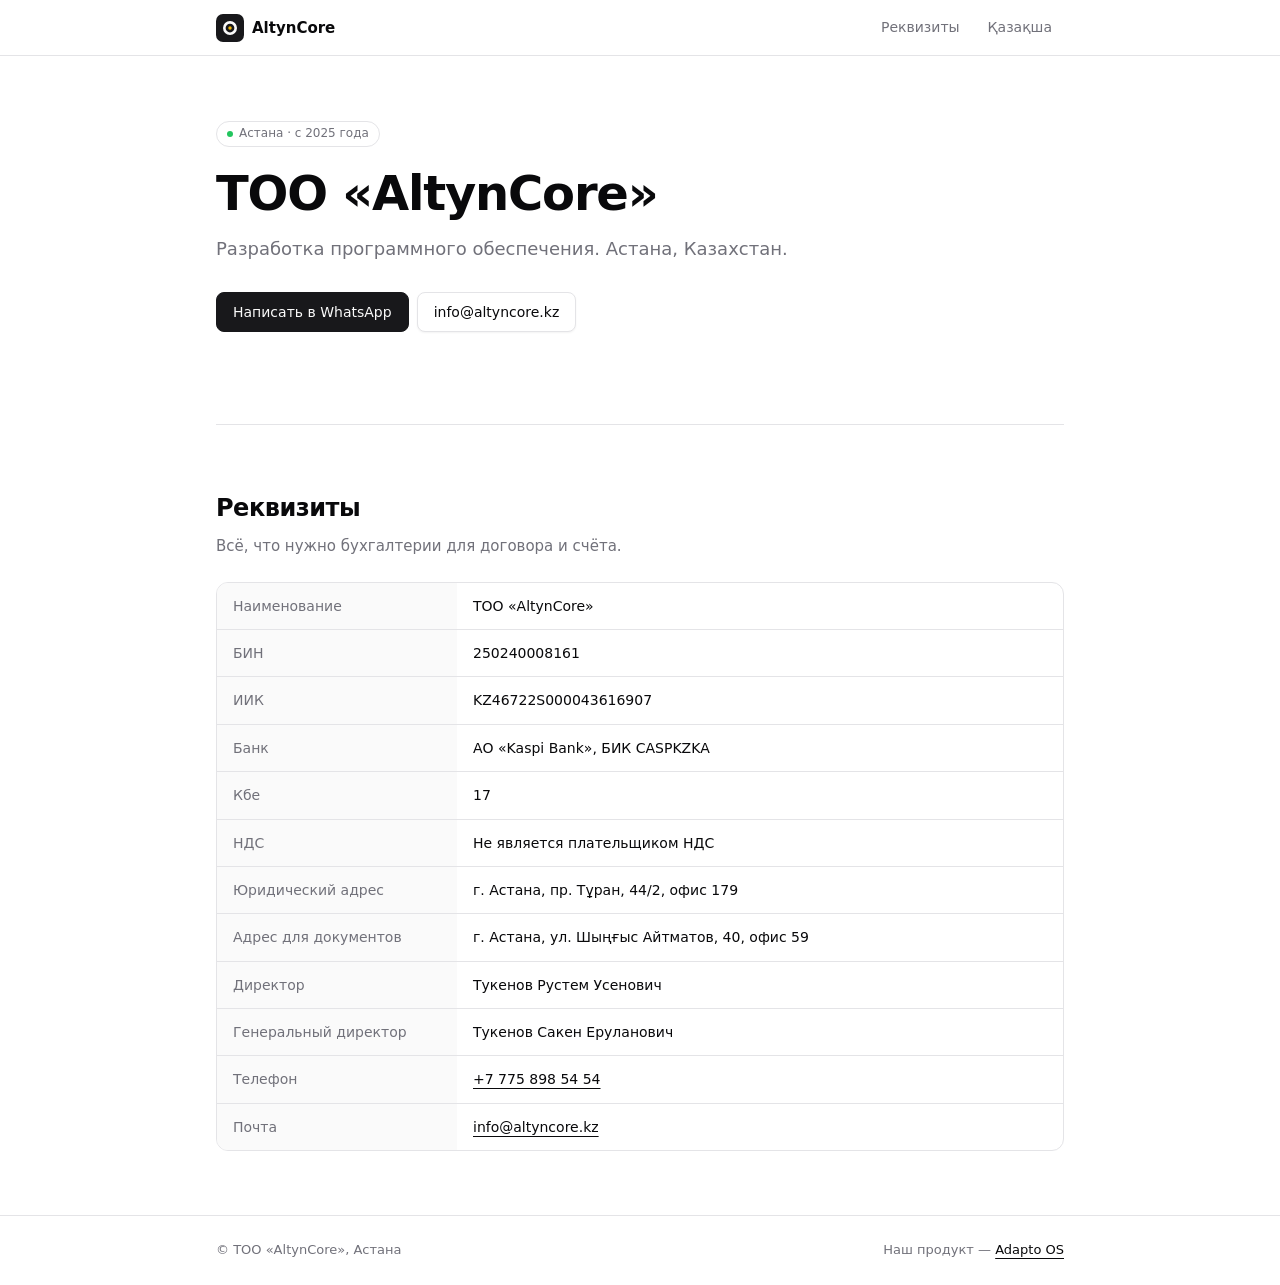
<file: index.html>
<!DOCTYPE html>
<html lang="ru">
<head>
  <meta charset="UTF-8">
  <meta name="viewport" content="width=device-width, initial-scale=1">
  <title>ТОО «AltynCore» — Разработка программного обеспечения</title>
  <meta name="description" content="ТОО «AltynCore», Астана — разработка программного обеспечения. Контакты и реквизиты для договора.">
  <link rel="canonical" href="https://altyncore.kz/">
  <link rel="alternate" href="https://altyncore.kz/" hreflang="ru">
  <link rel="alternate" href="https://altyncore.kz/kk/" hreflang="kk">
  <link rel="alternate" href="https://altyncore.kz/" hreflang="x-default">
  <link rel="icon" href="/favicon.svg" type="image/svg+xml">
  <meta property="og:title" content="ТОО «AltynCore»">
  <meta property="og:description" content="Разработка программного обеспечения. Астана. Контакты и реквизиты.">
  <meta property="og:url" content="https://altyncore.kz/">
  <meta property="og:type" content="website">
  <meta property="og:image" content="https://altyncore.kz/og.png">
  <meta property="og:image:width" content="1200">
  <meta property="og:image:height" content="630">
  <meta property="og:image:alt" content="ТОО «AltynCore» — разработка программного обеспечения, Астана">
  <meta name="twitter:card" content="summary_large_image">
  <link rel="stylesheet" href="/site.css">
</head>
<body>
  <header>
    <a class="logo" href="/"><img src="/favicon.svg" alt="" width="28" height="28">AltynCore</a>
    <nav><a href="#requisites">Реквизиты</a><a href="/kk/" lang="kk">Қазақша</a></nav>
  </header>

  <main>
    <section class="hero">
      <span class="badge">Астана · с 2025 года</span>
      <h1>ТОО «AltynCore»</h1>
      <p>Разработка программного обеспечения. Астана, Казахстан.</p>
      <p class="actions">
        <a class="button" href="https://wa.me/77758985454">Написать в WhatsApp</a>
        <a class="button outline" href="mailto:info@altyncore.kz">info@altyncore.kz</a>
      </p>
    </section>



    <section id="requisites">
      <h2>Реквизиты</h2>
      <p class="lead">Всё, что нужно бухгалтерии для договора и счёта.</p>
      <div class="table"><dl>
        <dt>Наименование</dt><dd>ТОО «AltynCore»</dd>
        <dt>БИН</dt><dd>250240008161</dd>
        <dt>ИИК</dt><dd>KZ46722S000043616907</dd>
        <dt>Банк</dt><dd>АО «Kaspi Bank», БИК CASPKZKA</dd>
        <dt>Кбе</dt><dd>17</dd>
        <dt>НДС</dt><dd>Не является плательщиком НДС</dd>
        <dt>Юридический адрес</dt><dd>г. Астана, пр. Тұран, 44/2, офис 179</dd>
        <dt>Адрес для документов</dt><dd>г. Астана, ул. Шыңғыс Айтматов, 40, офис 59</dd>
        <dt>Директор</dt><dd>Тукенов Рустем Усенович</dd>
        <dt>Генеральный директор</dt><dd>Тукенов Сакен Еруланович</dd>
        <dt>Телефон</dt><dd><a href="tel:+77758985454">+7 775 898 54 54</a></dd>
        <dt>Почта</dt><dd><a href="mailto:info@altyncore.kz">info@altyncore.kz</a></dd>
      </dl></div>
    </section>
  </main>

  <footer><span>© ТОО «AltynCore», Астана</span><span>Наш продукт — <a href="https://adapto.kz">Adapto OS</a></span></footer>
</body>
</html>
</file>
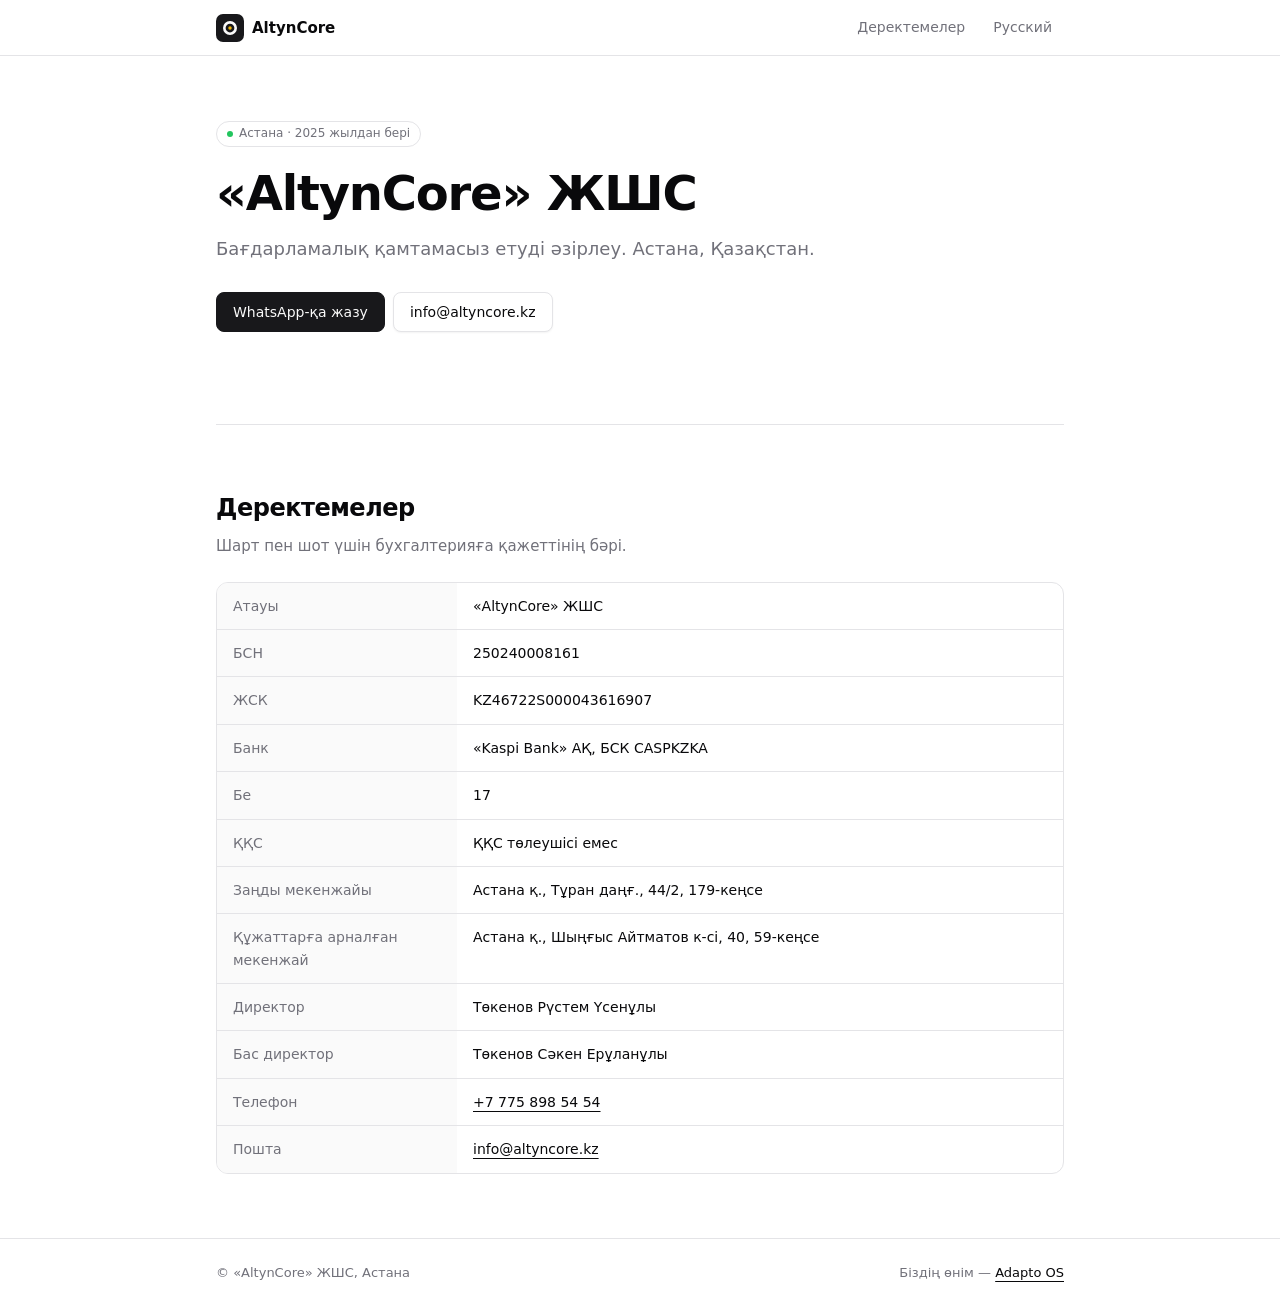
<file: kk/index.html>
<!DOCTYPE html>
<html lang="kk">
<head>
  <meta charset="UTF-8">
  <meta name="viewport" content="width=device-width, initial-scale=1">
  <title>«AltynCore» ЖШС — Бағдарламалық қамтамасыз етуді әзірлеу</title>
  <meta name="description" content="«AltynCore» ЖШС, Астана — бағдарламалық қамтамасыз етуді әзірлеу. Байланыс және шарт деректемелері.">
  <link rel="canonical" href="https://altyncore.kz/kk/">
  <link rel="alternate" href="https://altyncore.kz/" hreflang="ru">
  <link rel="alternate" href="https://altyncore.kz/kk/" hreflang="kk">
  <link rel="alternate" href="https://altyncore.kz/" hreflang="x-default">
  <link rel="icon" href="/favicon.svg" type="image/svg+xml">
  <meta property="og:title" content="«AltynCore» ЖШС">
  <meta property="og:description" content="Бағдарламалық қамтамасыз етуді әзірлеу. Астана. Байланыс және деректемелер.">
  <meta property="og:url" content="https://altyncore.kz/kk/">
  <meta property="og:type" content="website">
  <meta property="og:image" content="https://altyncore.kz/og.png">
  <meta property="og:image:width" content="1200">
  <meta property="og:image:height" content="630">
  <meta property="og:image:alt" content="«AltynCore» ЖШС — бағдарламалық қамтамасыз етуді әзірлеу, Астана">
  <meta name="twitter:card" content="summary_large_image">
  <link rel="stylesheet" href="/site.css">
</head>
<body>
  <header>
    <a class="logo" href="/kk/"><img src="/favicon.svg" alt="" width="28" height="28">AltynCore</a>
    <nav><a href="#requisites">Деректемелер</a><a href="/" lang="ru">Русский</a></nav>
  </header>

  <main>
    <section class="hero">
      <span class="badge">Астана · 2025 жылдан бері</span>
      <h1>«AltynCore» ЖШС</h1>
      <p>Бағдарламалық қамтамасыз етуді әзірлеу. Астана, Қазақстан.</p>
      <p class="actions">
        <a class="button" href="https://wa.me/77758985454">WhatsApp-қа жазу</a>
        <a class="button outline" href="mailto:info@altyncore.kz">info@altyncore.kz</a>
      </p>
    </section>


    <section id="requisites">
      <h2>Деректемелер</h2>
      <p class="lead">Шарт пен шот үшін бухгалтерияға қажеттінің бәрі.</p>
      <div class="table"><dl>
        <dt>Атауы</dt><dd>«AltynCore» ЖШС</dd>
        <dt>БСН</dt><dd>250240008161</dd>
        <dt>ЖСК</dt><dd>KZ46722S000043616907</dd>
        <dt>Банк</dt><dd>«Kaspi Bank» АҚ, БСК CASPKZKA</dd>
        <dt>Бе</dt><dd>17</dd>
        <dt>ҚҚС</dt><dd>ҚҚС төлеушісі емес</dd>
        <dt>Заңды мекенжайы</dt><dd>Астана қ., Тұран даңғ., 44/2, 179-кеңсе</dd>
        <dt>Құжаттарға арналған мекенжай</dt><dd>Астана қ., Шыңғыс Айтматов к-сі, 40, 59-кеңсе</dd>
        <dt>Директор</dt><dd>Төкенов Рүстем Үсенұлы</dd>
        <dt>Бас директор</dt><dd>Төкенов Сәкен Ерұланұлы</dd>
        <dt>Телефон</dt><dd><a href="tel:+77758985454">+7 775 898 54 54</a></dd>
        <dt>Пошта</dt><dd><a href="mailto:info@altyncore.kz">info@altyncore.kz</a></dd>
      </dl></div>
    </section>
  </main>

  <footer><span>© «AltynCore» ЖШС, Астана</span><span>Біздің өнім — <a href="https://adapto.kz/kk/">Adapto OS</a></span></footer>
</body>
</html>
</file>
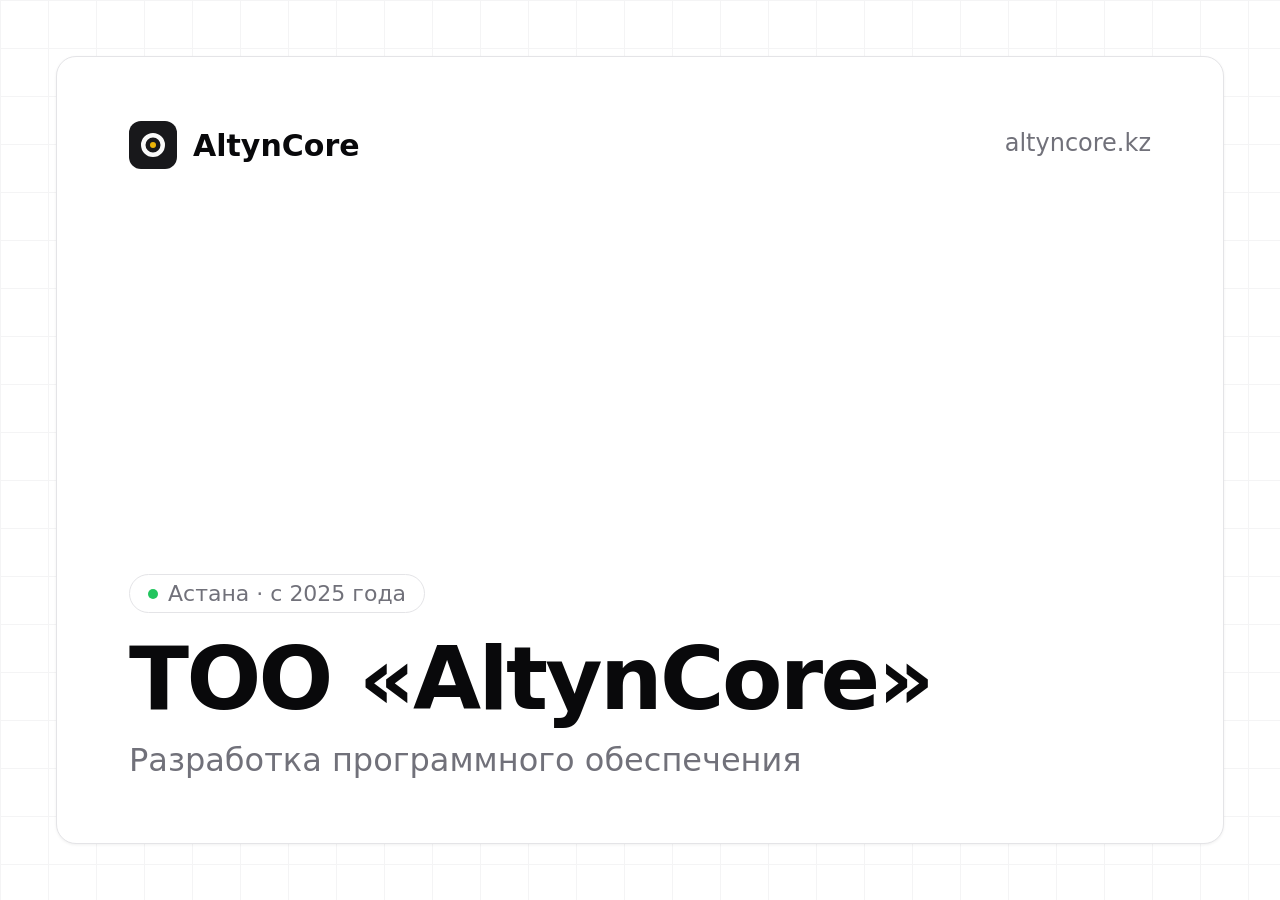
<file: bin/og.html>
<!DOCTYPE html><html><head><meta charset="utf-8"><style>
html,body{margin:0;width:1200px;height:630px;overflow:hidden}
body{background:#fff;font-family:Inter,system-ui,-apple-system,sans-serif;color:#09090b;-webkit-font-smoothing:antialiased;
 background-image:linear-gradient(#f4f4f5 1px,transparent 1px),linear-gradient(90deg,#f4f4f5 1px,transparent 1px);background-size:48px 48px}
.card{position:absolute;inset:56px;background:#fff;border:1px solid #e4e4e7;border-radius:20px;box-shadow:0 1px 3px rgba(0,0,0,.06);padding:64px 72px;display:flex;flex-direction:column}
.logo{display:flex;align-items:center;gap:16px;font-weight:600;font-size:30px}
.badge{display:inline-flex;align-items:center;gap:10px;border:1px solid #e4e4e7;border-radius:999px;padding:6px 18px;font-size:22px;color:#71717a;margin-top:auto;align-self:flex-start}
.badge:before{content:"";width:10px;height:10px;border-radius:50%;background:#22c55e}
h1{font-size:88px;letter-spacing:-.03em;line-height:1;margin:22px 0 18px}
p{font-size:32px;color:#71717a;margin:0}
.url{position:absolute;right:72px;top:72px;font-size:24px;color:#71717a}
</style></head><body><div class="card">
<div class="logo"><img src="../favicon.svg" width="48" height="48">AltynCore</div>
<div class="url">altyncore.kz</div>
<span class="badge">Астана · с 2025 года</span>
<h1>ТОО «AltynCore»</h1>
<p>Разработка программного обеспечения</p>
</div></body></html>
</file>
<file: site.css>
/* shadcn/ui look: zinc palette, 1px borders, 0.5rem radius, no decoration beyond that */
:root {
  --background: #fff; --foreground: #09090b; --muted: #f4f4f5; --muted-foreground: #71717a;
  --border: #e4e4e7; --primary: #18181b; --primary-foreground: #fafafa; --radius: 0.5rem;
}
* { box-sizing: border-box; }
body { margin: 0; background: var(--background); color: var(--foreground); font: 15px/1.6 "Inter", "Geist", system-ui, -apple-system, "Segoe UI", Roboto, sans-serif; -webkit-font-smoothing: antialiased; }
a { color: inherit; text-underline-offset: 4px; }
header, main, footer { max-width: 896px; margin: 0 auto; padding: 0 24px; }
header { position: sticky; top: 0; z-index: 1; display: flex; align-items: center; justify-content: space-between; height: 56px; background: rgba(255,255,255,.85); backdrop-filter: blur(8px); border-bottom: 1px solid var(--border); max-width: none; padding: 0 max(24px, calc((100% - 848px) / 2)); }
.logo { display: flex; align-items: center; gap: 8px; font-weight: 600; font-size: 15px; text-decoration: none; }
nav { display: flex; gap: 4px; }
nav a { padding: 6px 12px; border-radius: var(--radius); color: var(--muted-foreground); text-decoration: none; font-size: 14px; font-weight: 500; }
nav a:hover { background: var(--muted); color: var(--foreground); }
section { padding: 64px 0; }
section + section { border-top: 1px solid var(--border); }
.badge { display: inline-flex; align-items: center; gap: 6px; border: 1px solid var(--border); border-radius: 999px; padding: 2px 10px; font-size: 12px; font-weight: 500; color: var(--muted-foreground); margin-bottom: 20px; }
.badge::before { content: ""; width: 6px; height: 6px; border-radius: 50%; background: #22c55e; }
.hero h1 { font-size: clamp(32px, 5.5vw, 48px); line-height: 1.1; letter-spacing: -0.025em; font-weight: 700; margin: 0 0 16px; max-width: 720px; }
.hero p { color: var(--muted-foreground); font-size: 18px; max-width: 620px; margin: 0 0 28px; }
.actions { display: flex; gap: 8px; flex-wrap: wrap; }
.button { display: inline-flex; align-items: center; height: 40px; padding: 0 16px; border-radius: var(--radius); font-size: 14px; font-weight: 500; text-decoration: none; border: 1px solid var(--primary); background: var(--primary); color: var(--primary-foreground); transition: opacity .15s; }
.button:hover { opacity: .9; }
.button.outline { background: var(--background); color: var(--foreground); border-color: var(--border); box-shadow: 0 1px 2px rgba(0,0,0,.05); }
.button.outline:hover { background: var(--muted); opacity: 1; }
h2 { font-size: 24px; letter-spacing: -0.02em; font-weight: 600; margin: 0 0 6px; }
.lead { color: var(--muted-foreground); margin: 0 0 24px; }
.cards { display: grid; grid-template-columns: repeat(auto-fit, minmax(240px, 1fr)); gap: 16px; }
.card { border: 1px solid var(--border); border-radius: calc(var(--radius) + 4px); padding: 24px; box-shadow: 0 1px 2px rgba(0,0,0,.05); }
.card h3 { margin: 0 0 6px; font-size: 16px; font-weight: 600; }
.card p { margin: 0; color: var(--muted-foreground); font-size: 14px; }
.table { border: 1px solid var(--border); border-radius: calc(var(--radius) + 4px); overflow: hidden; }
dl { display: grid; grid-template-columns: 240px 1fr; margin: 0; font-size: 14px; }
dt, dd { margin: 0; padding: 12px 16px; border-bottom: 1px solid var(--border); }
dt { color: var(--muted-foreground); background: #fafafa; }
dd { font-variant-numeric: tabular-nums; }
dl > :nth-last-child(-n+2) { border-bottom: 0; }
footer { border-top: 1px solid var(--border); max-width: none; padding: 24px max(24px, calc((100% - 848px) / 2)); color: var(--muted-foreground); font-size: 13px; }
@media (max-width: 640px) {
  dl { grid-template-columns: 1fr; } dt { border-bottom: 0; padding-bottom: 2px; } dd { padding-top: 2px; }
  dl > dt:nth-last-child(2) { border-bottom: 0; }
  nav a:not([lang]) { display: none; }
  section { padding: 48px 0; }
}
footer { display: flex; justify-content: space-between; gap: 16px; flex-wrap: wrap; }
footer a { color: var(--foreground); }
</file>
